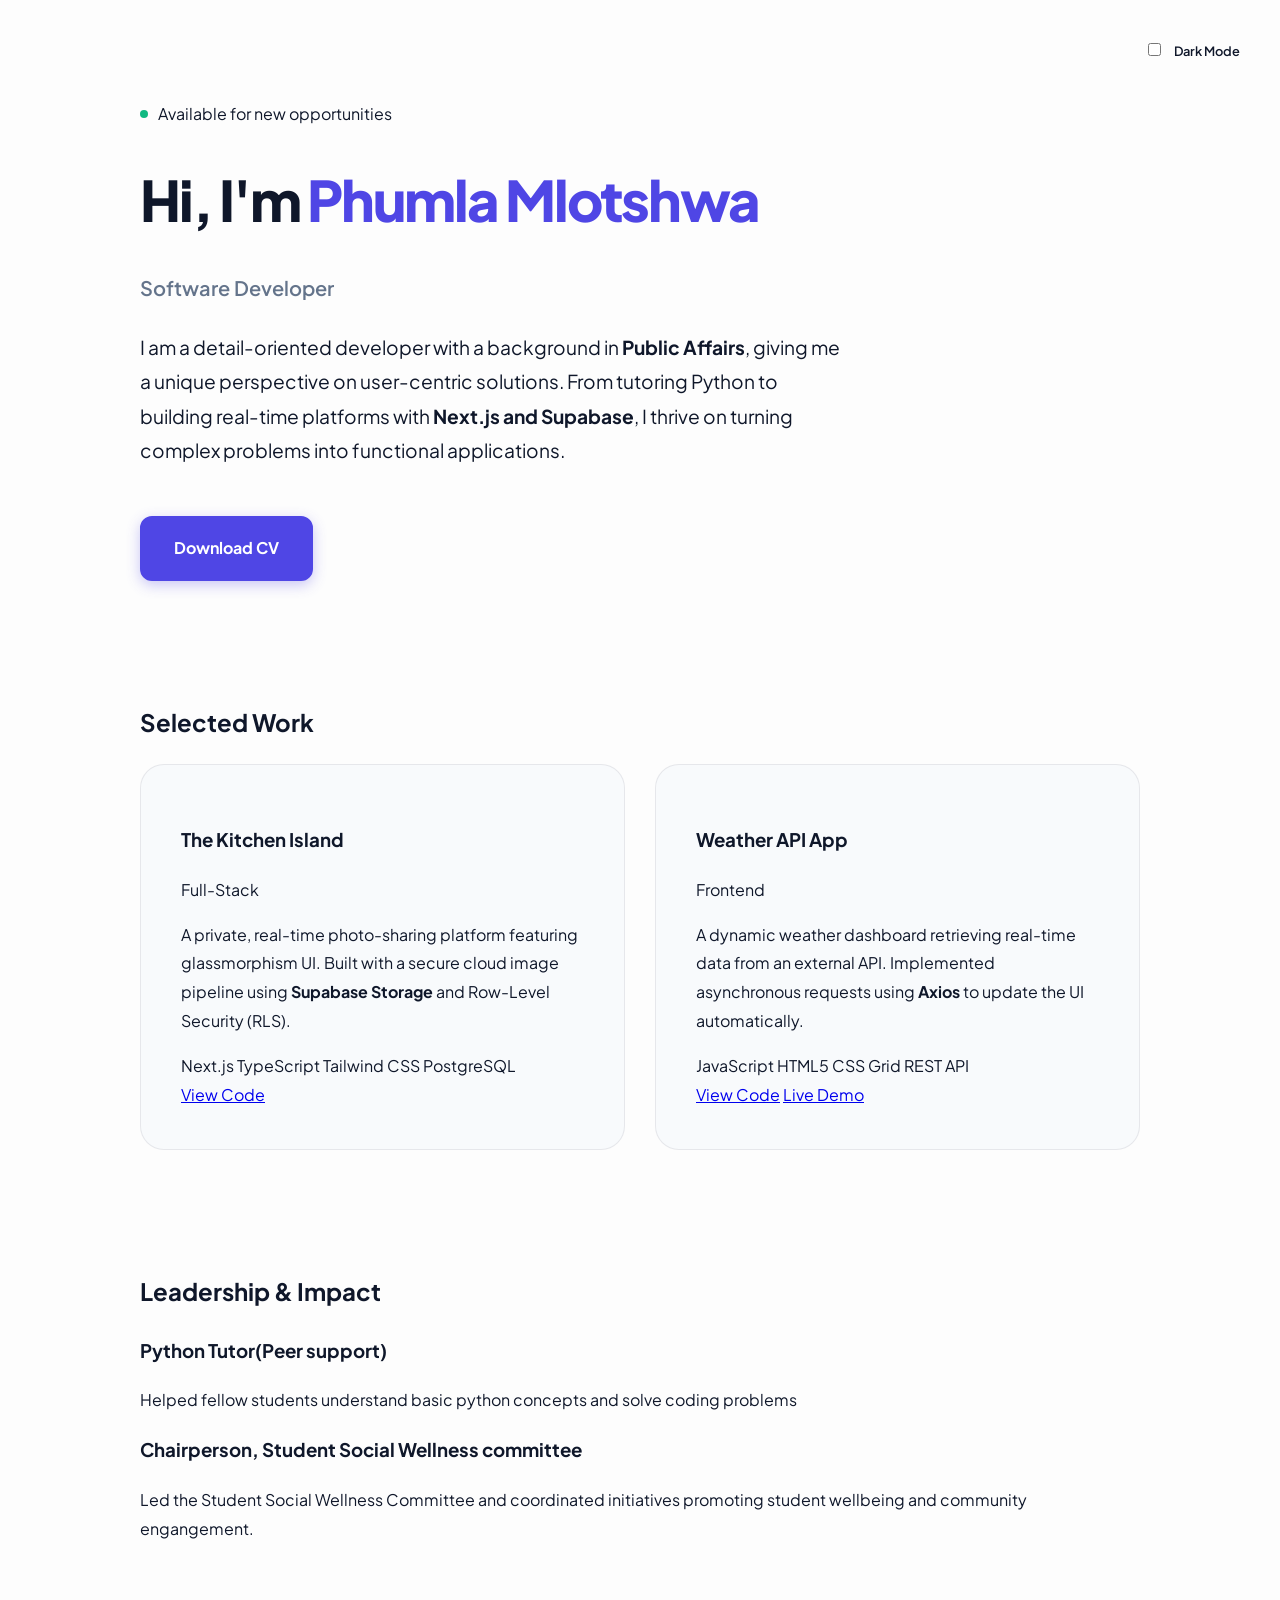
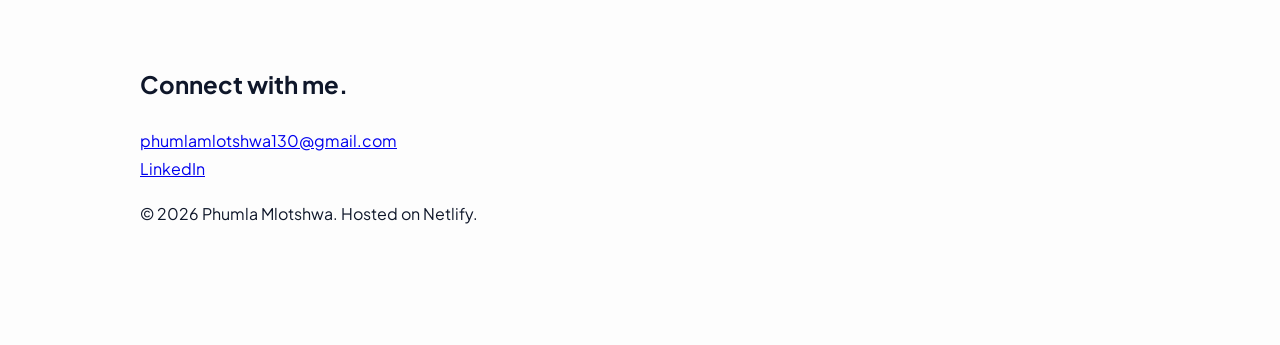
<file: index.html>
<!DOCTYPE html>
<html lang="en">
<head>
  <meta charset="UTF-8">
  <meta name="viewport" content="width=device-width, initial-scale=1.0">
  <title>Phumla Mlotshwa | Software Developer</title>
  <link rel="stylesheet" href="style.css">
</head>
<body data-theme="light">

  <nav class="theme-nav">
    <div class="theme-switch-wrapper">
      <label class="theme-switch" for="checkbox">
        <input type="checkbox" id="checkbox" />
        <div class="slider"></div>
      </label>
      <span id="theme-text">Dark Mode</span>
    </div>
  </nav>

  <main class="container">
    
    <section id="hero">
      <div class="status-container">
        <span class="pulse-icon"></span>
        <span class="status-text">Available for new opportunities</span>
      </div>
      <h1>Hi, I'm <span>Phumla Mlotshwa</span></h1>
      <p class="subtitle">Software Developer</p>
      <p class="bio">
        I am a detail-oriented developer with a background in <strong>Public Affairs</strong>, 
        giving me a unique perspective on user-centric solutions. From tutoring Python 
        to building real-time platforms with <strong>Next.js and Supabase</strong>, 
        I thrive on turning complex problems into functional applications.
      </p>
      <div class="cta-container">
        <a href="resume/Phumla Mlotshwa CV.pdf" class="btn btn-solid" target="_blank">Download CV</a>
      </div>
    </section>

    <section id="projects">
      <h2 class="section-label">Selected Work</h2>
      <div class="project-grid">
        
        <div class="project-card">
          <div class="project-content">
            <div class="project-header">
              <h3>The Kitchen Island</h3>
              <span class="project-type">Full-Stack</span>
            </div>
            <p>A private, real-time photo-sharing platform featuring glassmorphism UI. Built with a secure cloud image pipeline using <strong>Supabase Storage</strong> and Row-Level Security (RLS).</p>
            
            <div class="tags">
              <span>Next.js</span> <span>TypeScript</span> <span>Tailwind CSS</span> <span>PostgreSQL</span>
            </div>

            <div class="project-links">
              <a href="https://github.com/phumlamlotshwa/kitchen_island" target="_blank" class="btn-link">View Code</a>
            </div>
          </div>
        </div>

        <div class="project-card">
          <div class="project-content">
            <div class="project-header">
              <h3>Weather API App</h3>
              <span class="project-type">Frontend</span>
            </div>
            <p>A dynamic weather dashboard retrieving real-time data from an external API. Implemented asynchronous requests using <strong>Axios</strong> to update the UI automatically.</p>
            
            <div class="tags">
              <span>JavaScript</span> <span>HTML5</span> <span>CSS Grid</span> <span>REST API</span>
            </div>

            <div class="project-links">
              <a href="https://github.com/phumlamlotshwa/weather-api" target="_blank" class="btn-link">View Code</a>
              <a href="https://first-project-weatherapi.netlify.app" target="_blank" class="btn-link">Live Demo</a>
            </div>
          </div>
        </div>

      </div>
    </section>

    <section id="experience">
      <h2 class="section-label">Leadership & Impact</h2>
    
          <h3>Python Tutor(Peer support)</h3>
          <p>Helped fellow students understand basic python concepts and solve coding problems</p>
        </div>
          <h3>Chairperson, Student Social Wellness committee</h3>
          <p>Led the Student Social Wellness Committee and coordinated initiatives promoting student wellbeing and community engangement.</p>
        </div>
      </div>
    </section>

    <footer id="contact">
      <div class="footer-content">
        <h2>Connect with me.</h2>
        <div class="contact-links">
          <a href="mailto:phumlamlotshwa130@gmail.com" class="footer-link">phumlamlotshwa130@gmail.com</a>
          <br>
          <a href="https://www.linkedin.com/in/phumla-mlotshwa-5b987023a/" target="_blank" class="footer-link">LinkedIn</a>
        </div>
        <p class="copyright">© 2026 Phumla Mlotshwa. Hosted on Netlify.</p>
      </div>
    </footer>

  </main>

  <script src="index.js"></script>
</body>
</html>
</file>
<file: style.css>
@import url('https://fonts.googleapis.com/css2?family=Plus+Jakarta+Sans:wght@300;400;600;800&display=swap');

:root {
  --bg: #fdfdfd; /* Soft Stone */
  --bg-accent: #f8fafc;
  --text-main: #0f172a;
  --text-muted: #64748b;
  --accent: #4f46e5; /* Bold Indigo */
  --border: rgba(15, 23, 42, 0.08);
  --shadow: 0 20px 50px rgba(0, 0, 0, 0.04);
}

[data-theme="dark"] {
  --bg: #0b0f1a;
  --bg-accent: #161b2a;
  --text-main: #f1f5f9;
  --text-muted: #94a3b8;
  --accent: #818cf8;
  --border: rgba(255, 255, 255, 0.08);
}

body {
  background-color: var(--bg);
  color: var(--text-main);
  font-family: 'Plus Jakarta Sans', sans-serif;
  line-height: 1.8;
  margin: 0;
  transition: 0.5s ease;
}

.container {
  max-width: 1000px;
  margin: 0 auto;
  padding: 100px 40px;
}

section { margin-bottom: 120px; }

/* Status Pulse Badge */
.status-container {
  display: flex;
  align-items: center;
  gap: 10px;
  margin-bottom: 20px;
}

.pulse-icon {
  width: 8px;
  height: 8px;
  background-color: #10b981;
  border-radius: 50%;
  box-shadow: 0 0 0 rgba(16, 185, 129, 0.4);
  animation: pulse 2s infinite;
}

@keyframes pulse {
  0% { box-shadow: 0 0 0 0 rgba(16, 185, 129, 0.7); }
  70% { box-shadow: 0 0 0 10px rgba(16, 185, 129, 0); }
  100% { box-shadow: 0 0 0 0 rgba(16, 185, 129, 0); }
}

/* Typography */
h1 { font-size: 3.5rem; font-weight: 800; margin: 0; letter-spacing: -0.04em; }
h1 span { color: var(--accent); }
.subtitle { font-size: 1.25rem; font-weight: 600; color: var(--text-muted); }
.bio { font-size: 1.2rem; max-width: 700px; margin-top: 24px; }

/* Projects */
.project-grid { display: grid; grid-template-columns: repeat(auto-fit, minmax(350px, 1fr)); gap: 30px; }
.project-card { 
  background: var(--bg-accent); 
  padding: 40px; 
  border-radius: 24px; 
  border: 1px solid var(--border);
  transition: 0.4s ease;
}
.project-card:hover { transform: translateY(-10px); border-color: var(--accent); }

/* Button Container Spacing */
.cta-container {
  display: flex;
  gap: 20px;
  margin-top: 48px;
  flex-wrap: wrap; /* Ensures buttons stack on small mobile screens */
}

/* Base Button Styles */
.btn {
  padding: 16px 32px;
  border-radius: 12px;
  font-size: 1rem;
  font-weight: 700;
  text-decoration: none;
  transition: all 0.3s cubic-bezier(0.4, 0, 0.2, 1);
  display: inline-flex;
  align-items: center;
  justify-content: center;
  cursor: pointer;
}

/* Primary Solid Button (Download CV) */
.btn-solid {
  background-color: var(--accent);
  color: white !important; /* Forces white text even in light mode */
  border: 2px solid var(--accent);
  box-shadow: 0 4px 14px 0 rgba(79, 70, 229, 0.3);
}

.btn-solid:hover {
  transform: translateY(-3px);
  background-color: var(--accent-hover);
  box-shadow: 0 6px 20px rgba(79, 70, 229, 0.4);
}

/* Secondary Outline Button (Contact Me) */
.btn-outline {
  background-color: transparent;
  color: var(--text-main);
  border: 2px solid var(--border);
}

.btn-outline:hover {
  transform: translateY(-3px);
  border-color: var(--accent);
  color: var(--accent);
}

/* Active State (When clicked) */
.btn:active {
  transform: translateY(-1px);
}
/* Theme Toggle Nav */
.theme-nav { position: absolute; top: 40px; right: 40px; }
.theme-switch-wrapper { display: flex; align-items: center; gap: 10px; font-weight: 600; font-size: 0.8rem; }
</file>
